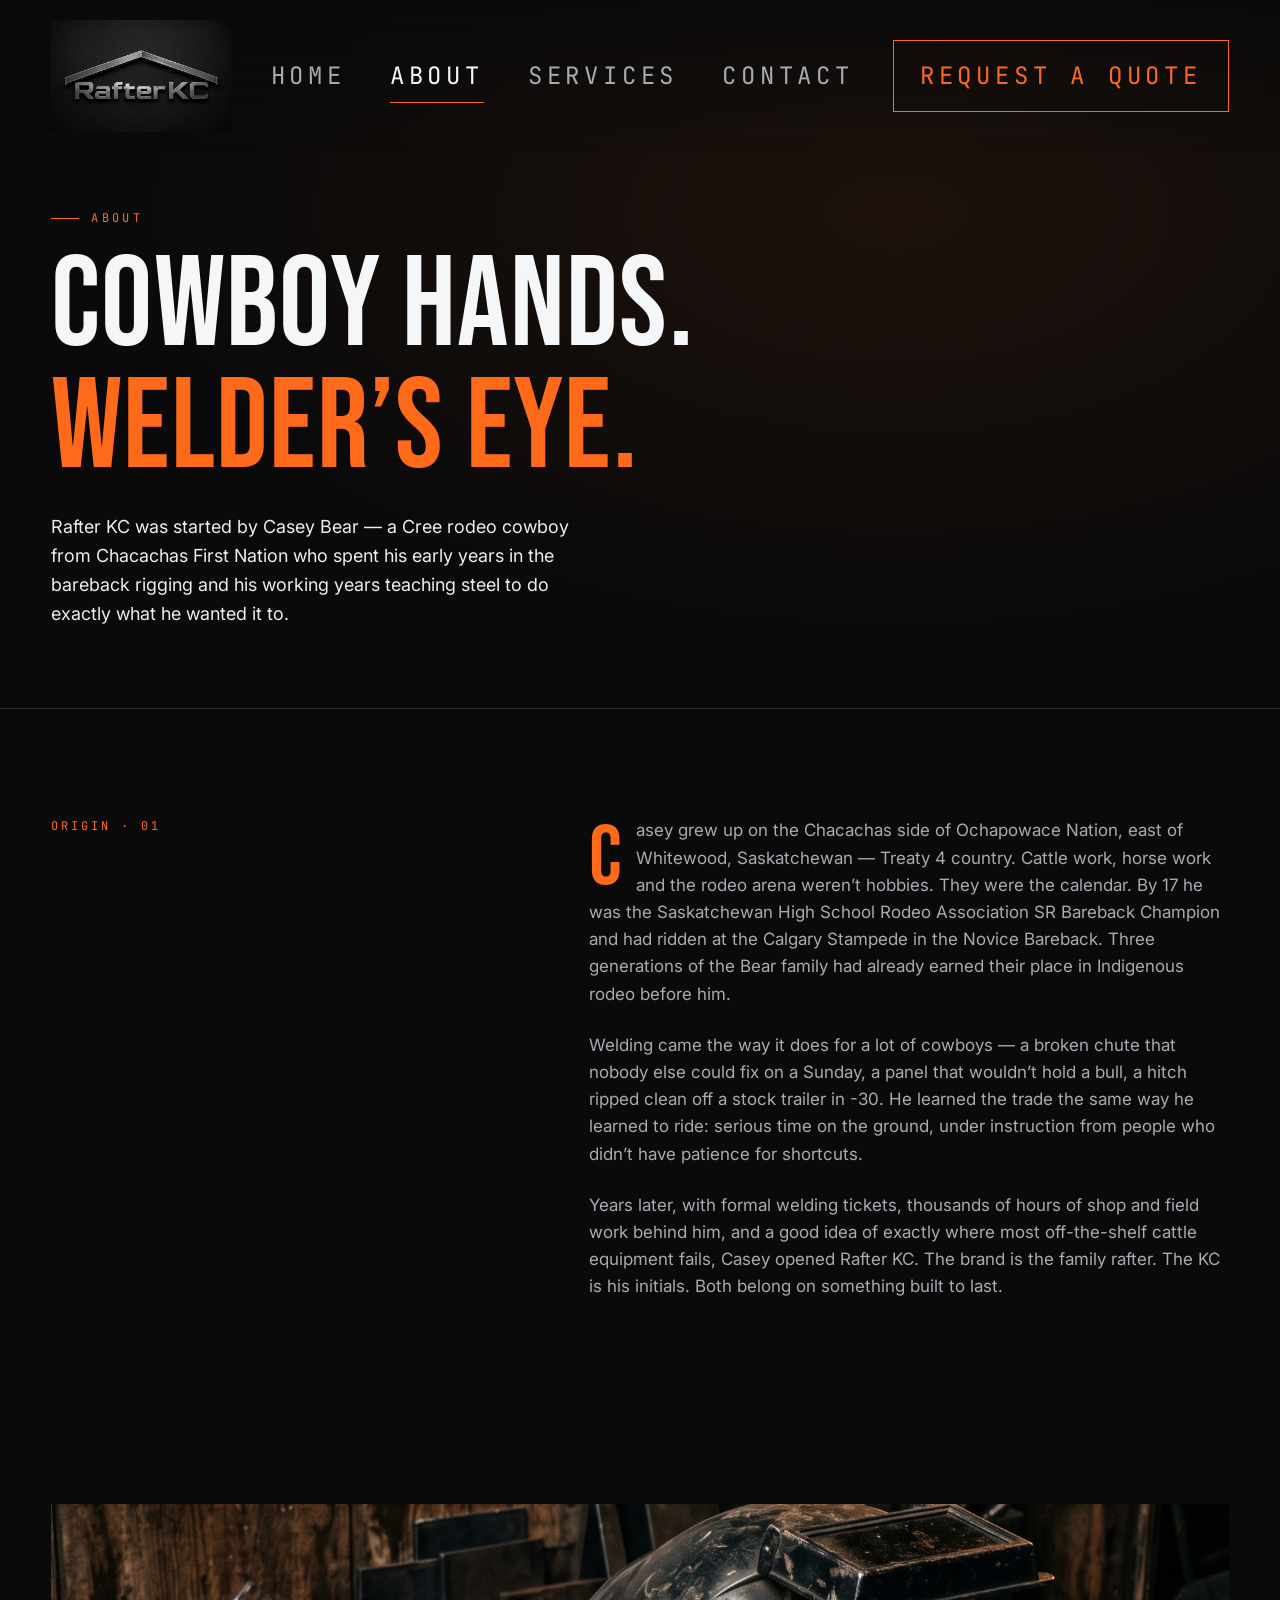
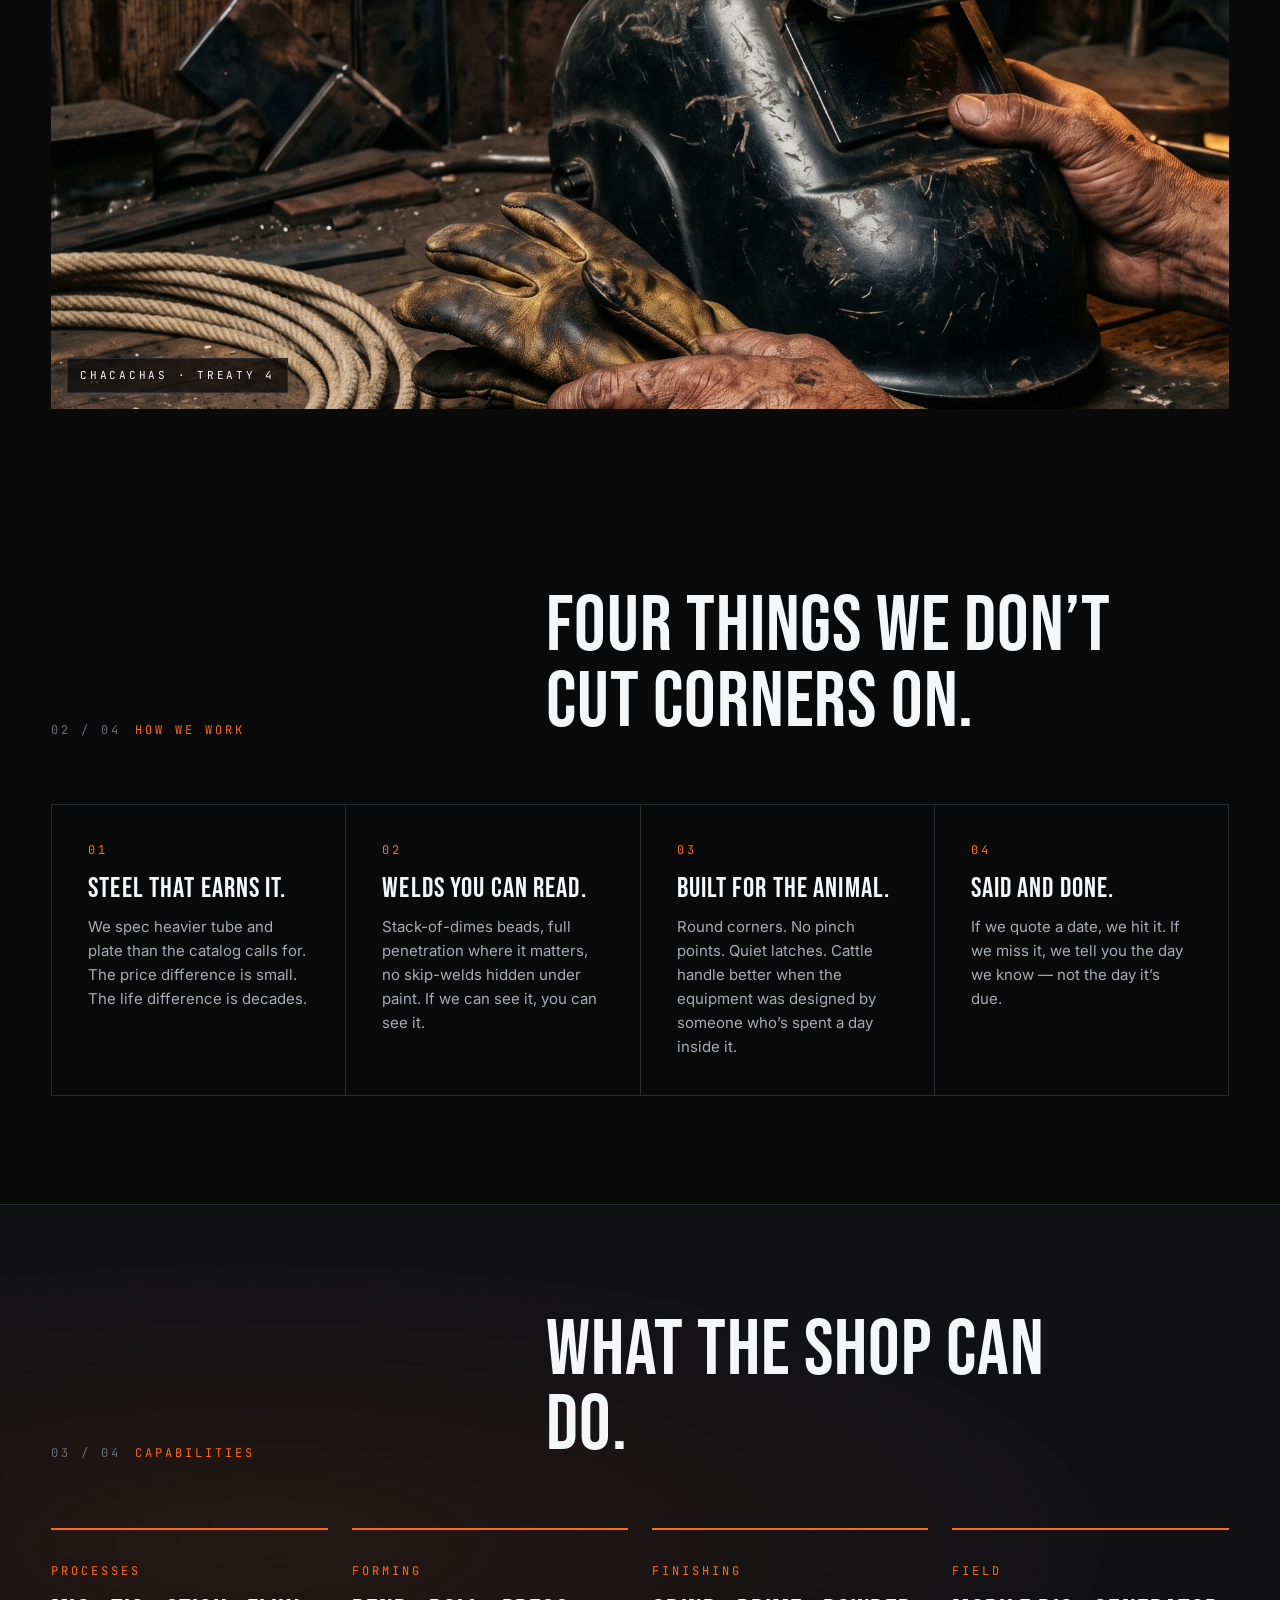
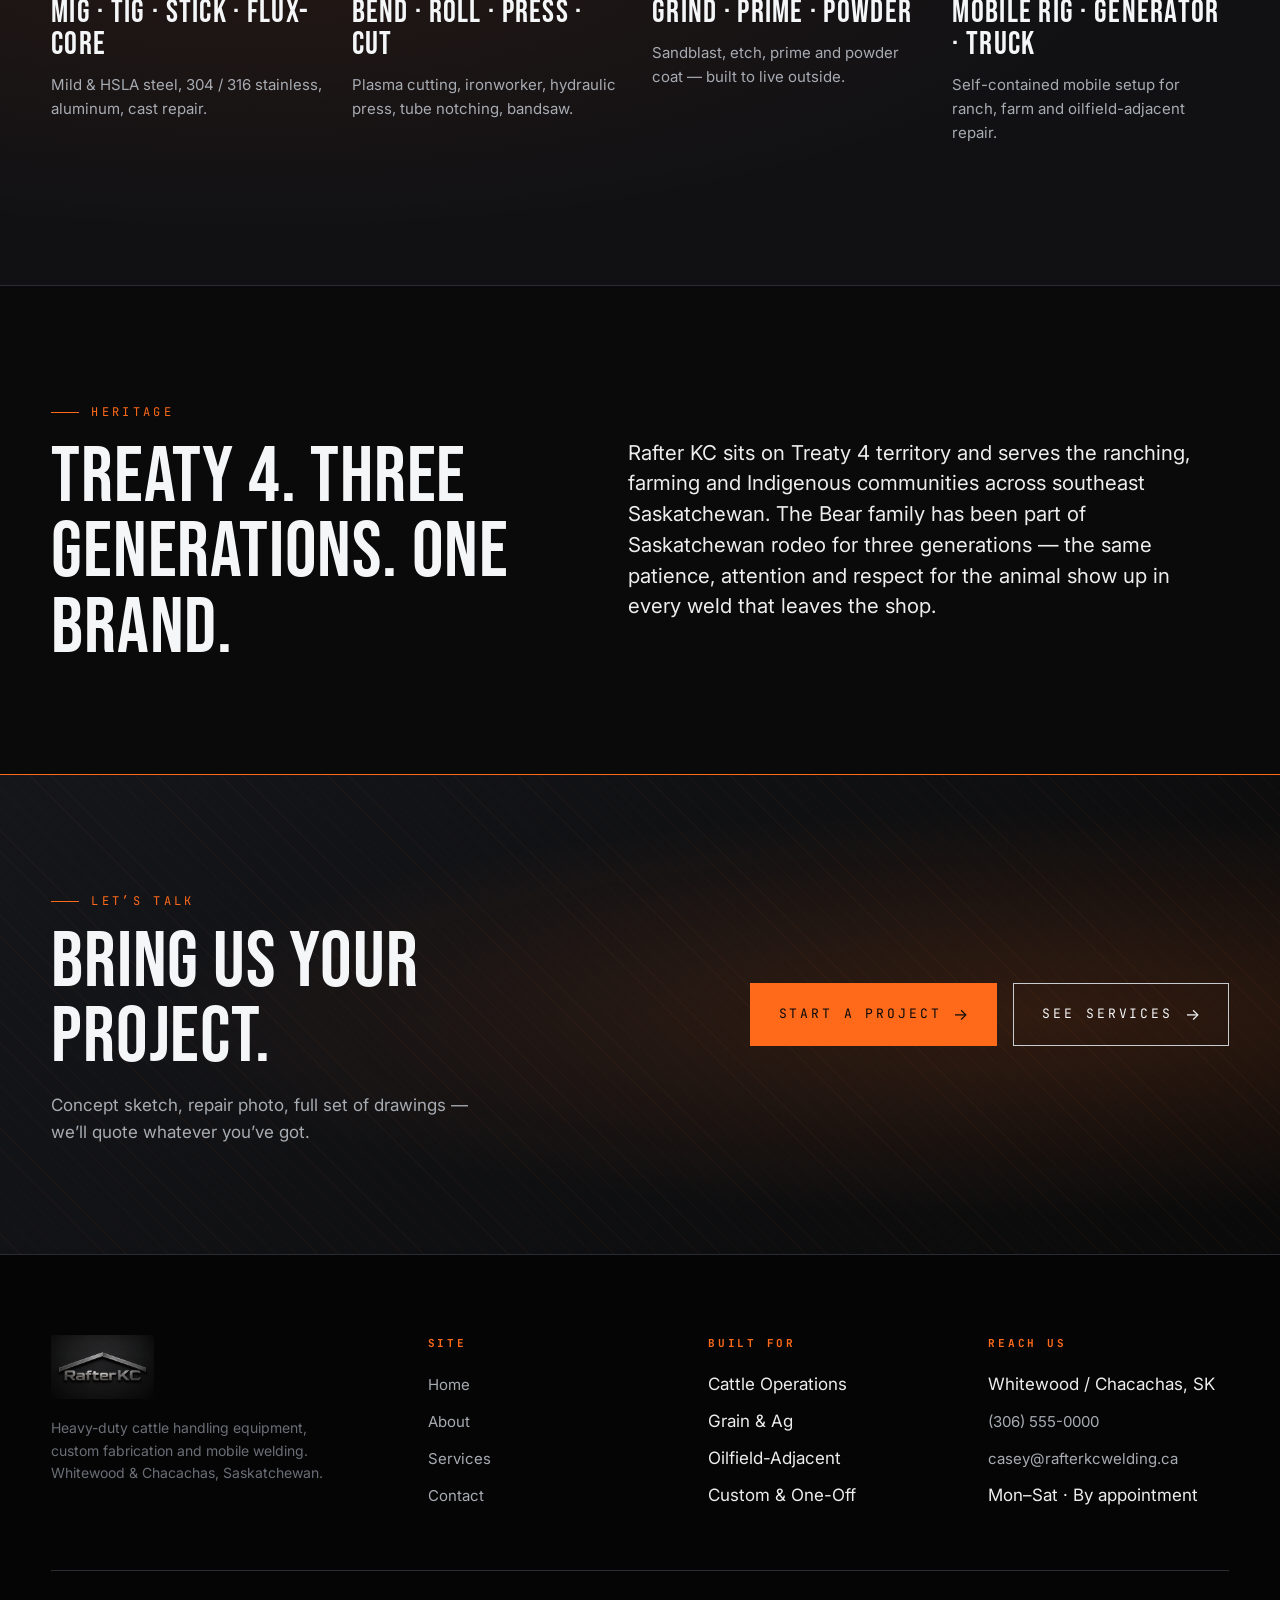
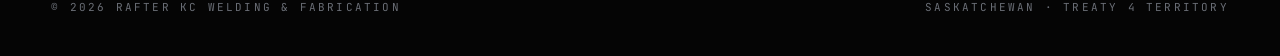
<file: about.html>
<!doctype html>
<html lang="en">
<head>
<meta charset="utf-8" />
<meta name="viewport" content="width=device-width, initial-scale=1" />
<title>About Casey Bear — Rafter KC Welding</title>
<meta name="description" content="Casey Bear, Cree welder and former Saskatchewan high school rodeo bareback champion, building cattle handling equipment from Chacachas, SK." />
<link rel="icon" type="image/png" href="assets/logo.png" />
<link rel="preconnect" href="https://fonts.googleapis.com">
<link rel="preconnect" href="https://fonts.gstatic.com" crossorigin>
<link href="https://fonts.googleapis.com/css2?family=Bebas+Neue&family=Inter:wght@400;500;600&family=JetBrains+Mono:wght@400;500&display=swap" rel="stylesheet">
<link rel="stylesheet" href="css/style.css" />
</head>
<body>

<nav class="nav">
  <a href="index.html" class="brand"><img src="assets/logo.png" alt="Rafter KC Welding" /></a>
  <div class="menu">
    <a href="index.html">Home</a>
    <a href="about.html">About</a>
    <a href="services.html">Services</a>
    <a href="contact.html">Contact</a>
  </div>
  <a href="contact.html" class="cta">Request a Quote</a>
  <button class="nav-toggle" aria-label="Menu"><span></span><span></span><span></span></button>
</nav>

<!-- PAGE HERO -->
<header class="page-hero">
  <div class="wrap">
    <span class="eyebrow">About</span>
    <h1 style="margin-top:18px;">Cowboy hands.<br/><span style="color:var(--arc);">Welder’s eye.</span></h1>
    <p>Rafter KC was started by Casey Bear — a Cree rodeo cowboy from Chacachas First Nation who spent his early years in the bareback rigging and his working years teaching steel to do exactly what he wanted it to.</p>
  </div>
</header>

<!-- STORY -->
<section>
  <div class="wrap story-block reveal">
    <div class="label">Origin · 01</div>
    <div class="body">
      <p>Casey grew up on the Chacachas side of Ochapowace Nation, east of Whitewood, Saskatchewan — Treaty 4 country. Cattle work, horse work and the rodeo arena weren’t hobbies. They were the calendar. By 17 he was the Saskatchewan High School Rodeo Association SR Bareback Champion and had ridden at the Calgary Stampede in the Novice Bareback. Three generations of the Bear family had already earned their place in Indigenous rodeo before him.</p>
      <p>Welding came the way it does for a lot of cowboys — a broken chute that nobody else could fix on a Sunday, a panel that wouldn’t hold a bull, a hitch ripped clean off a stock trailer in -30. He learned the trade the same way he learned to ride: serious time on the ground, under instruction from people who didn’t have patience for shortcuts.</p>
      <p>Years later, with formal welding tickets, thousands of hours of shop and field work behind him, and a good idea of exactly where most off-the-shelf cattle equipment fails, Casey opened Rafter KC. The brand is the family rafter. The KC is his initials. Both belong on something built to last.</p>
    </div>
  </div>
</section>

<!-- FIGURE -->
<section class="tight">
  <div class="wrap">
    <div class="figure reveal" style="aspect-ratio:21/9;">
      <img src="assets/portrait.jpg" alt="Welder's tools and rope" />
      <div class="tag">CHACACHAS · TREATY 4</div>
    </div>
  </div>
</section>

<!-- VALUES -->
<section>
  <div class="wrap">
    <div class="section-head reveal">
      <div class="label"><span class="num">02 / 04</span>How We Work</div>
      <h2>Four things we don’t cut corners on.</h2>
    </div>
    <div class="values reveal">
      <div class="v">
        <div class="num">01</div>
        <h4>Steel that earns it.</h4>
        <p>We spec heavier tube and plate than the catalog calls for. The price difference is small. The life difference is decades.</p>
      </div>
      <div class="v">
        <div class="num">02</div>
        <h4>Welds you can read.</h4>
        <p>Stack-of-dimes beads, full penetration where it matters, no skip-welds hidden under paint. If we can see it, you can see it.</p>
      </div>
      <div class="v">
        <div class="num">03</div>
        <h4>Built for the animal.</h4>
        <p>Round corners. No pinch points. Quiet latches. Cattle handle better when the equipment was designed by someone who’s spent a day inside it.</p>
      </div>
      <div class="v">
        <div class="num">04</div>
        <h4>Said and done.</h4>
        <p>If we quote a date, we hit it. If we miss it, we tell you the day we know — not the day it’s due.</p>
      </div>
    </div>
  </div>
</section>

<!-- TIMELINE / CAPABILITIES -->
<section class="manifesto">
  <div class="wrap">
    <div class="section-head reveal">
      <div class="label"><span class="num">03 / 04</span>Capabilities</div>
      <h2>What the shop can do.</h2>
    </div>
    <div class="process reveal">
      <div class="step">
        <div class="n">PROCESSES</div>
        <h4>MIG · TIG · Stick · Flux-Core</h4>
        <p>Mild &amp; HSLA steel, 304 / 316 stainless, aluminum, cast repair.</p>
      </div>
      <div class="step">
        <div class="n">FORMING</div>
        <h4>Bend · Roll · Press · Cut</h4>
        <p>Plasma cutting, ironworker, hydraulic press, tube notching, bandsaw.</p>
      </div>
      <div class="step">
        <div class="n">FINISHING</div>
        <h4>Grind · Prime · Powder</h4>
        <p>Sandblast, etch, prime and powder coat — built to live outside.</p>
      </div>
      <div class="step">
        <div class="n">FIELD</div>
        <h4>Mobile Rig · Generator · Truck</h4>
        <p>Self-contained mobile setup for ranch, farm and oilfield-adjacent repair.</p>
      </div>
    </div>
  </div>
</section>

<!-- HERITAGE -->
<section>
  <div class="wrap two-col reveal">
    <div>
      <span class="eyebrow">Heritage</span>
      <h2 style="margin-top:18px;">Treaty 4. Three generations. One brand.</h2>
    </div>
    <div>
      <p class="lead">Rafter KC sits on Treaty 4 territory and serves the ranching, farming and Indigenous communities across southeast Saskatchewan. The Bear family has been part of Saskatchewan rodeo for three generations — the same patience, attention and respect for the animal show up in every weld that leaves the shop.</p>
    </div>
  </div>
</section>

<!-- CTA -->
<section class="cta-band">
  <div class="wrap">
    <div class="row reveal">
      <div>
        <span class="eyebrow">Let’s Talk</span>
        <h2 style="margin-top:14px;">Bring us your project.</h2>
        <p>Concept sketch, repair photo, full set of drawings — we’ll quote whatever you’ve got.</p>
      </div>
      <div style="display:flex; gap:16px; flex-wrap:wrap;">
        <a href="contact.html" class="btn primary">Start a Project</a>
        <a href="services.html" class="btn">See Services</a>
      </div>
    </div>
  </div>
</section>

<!-- FOOTER -->
<footer>
  <div class="wrap">
    <div class="grid">
      <div class="brand">
        <img src="assets/logo.png" alt="Rafter KC Welding" />
        <p>Heavy-duty cattle handling equipment, custom fabrication and mobile welding. Whitewood &amp; Chacachas, Saskatchewan.</p>
      </div>
      <div><h5>Site</h5><ul><li><a href="index.html">Home</a></li><li><a href="about.html">About</a></li><li><a href="services.html">Services</a></li><li><a href="contact.html">Contact</a></li></ul></div>
      <div><h5>Built For</h5><ul><li>Cattle Operations</li><li>Grain &amp; Ag</li><li>Oilfield-Adjacent</li><li>Custom &amp; One-Off</li></ul></div>
      <div><h5>Reach Us</h5><ul><li>Whitewood / Chacachas, SK</li><li><a href="tel:+13065550000">(306) 555-0000</a></li><li><a href="mailto:casey@rafterkcwelding.ca">casey@rafterkcwelding.ca</a></li><li>Mon–Sat · By appointment</li></ul></div>
    </div>
    <div class="legal">
      <span>© <span data-year></span> Rafter KC Welding &amp; Fabrication</span>
      <span>Saskatchewan · Treaty 4 Territory</span>
    </div>
  </div>
</footer>

<script src="js/site.js"></script>
</body>
</html>
</file>
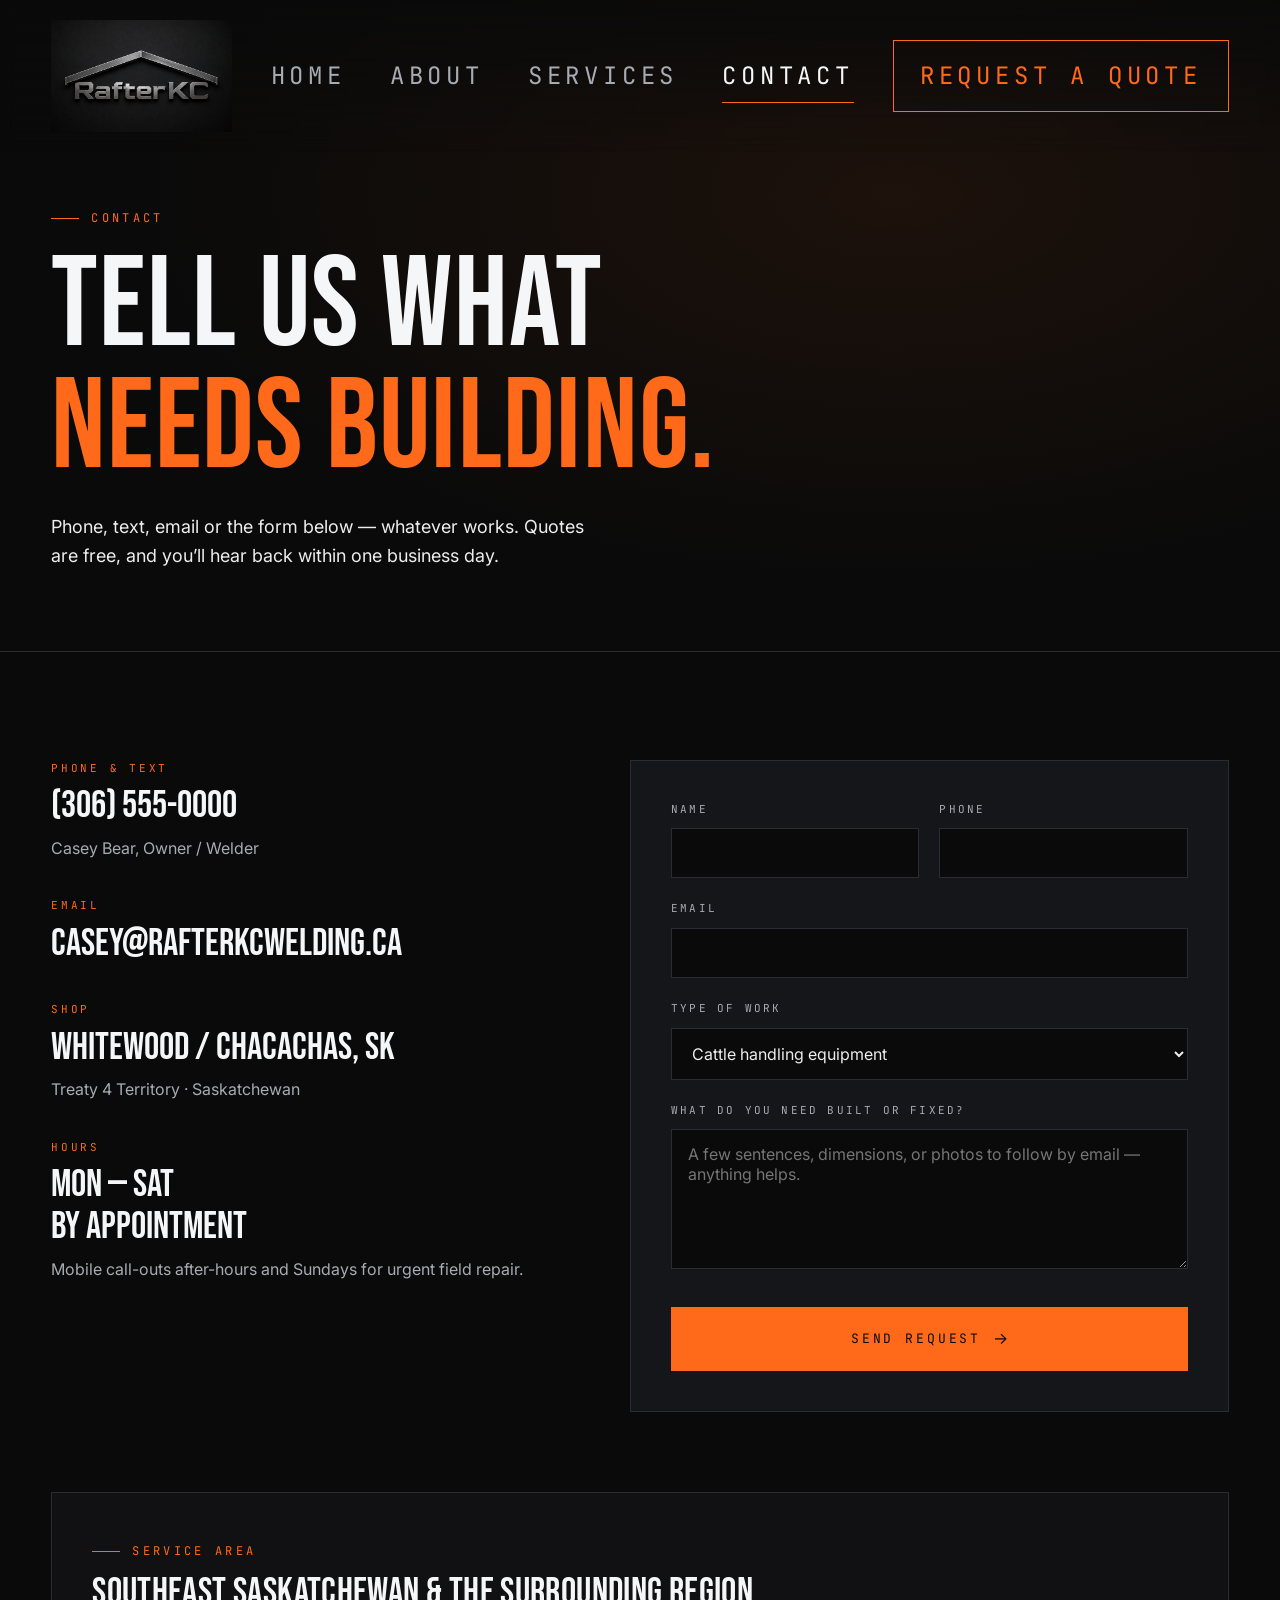
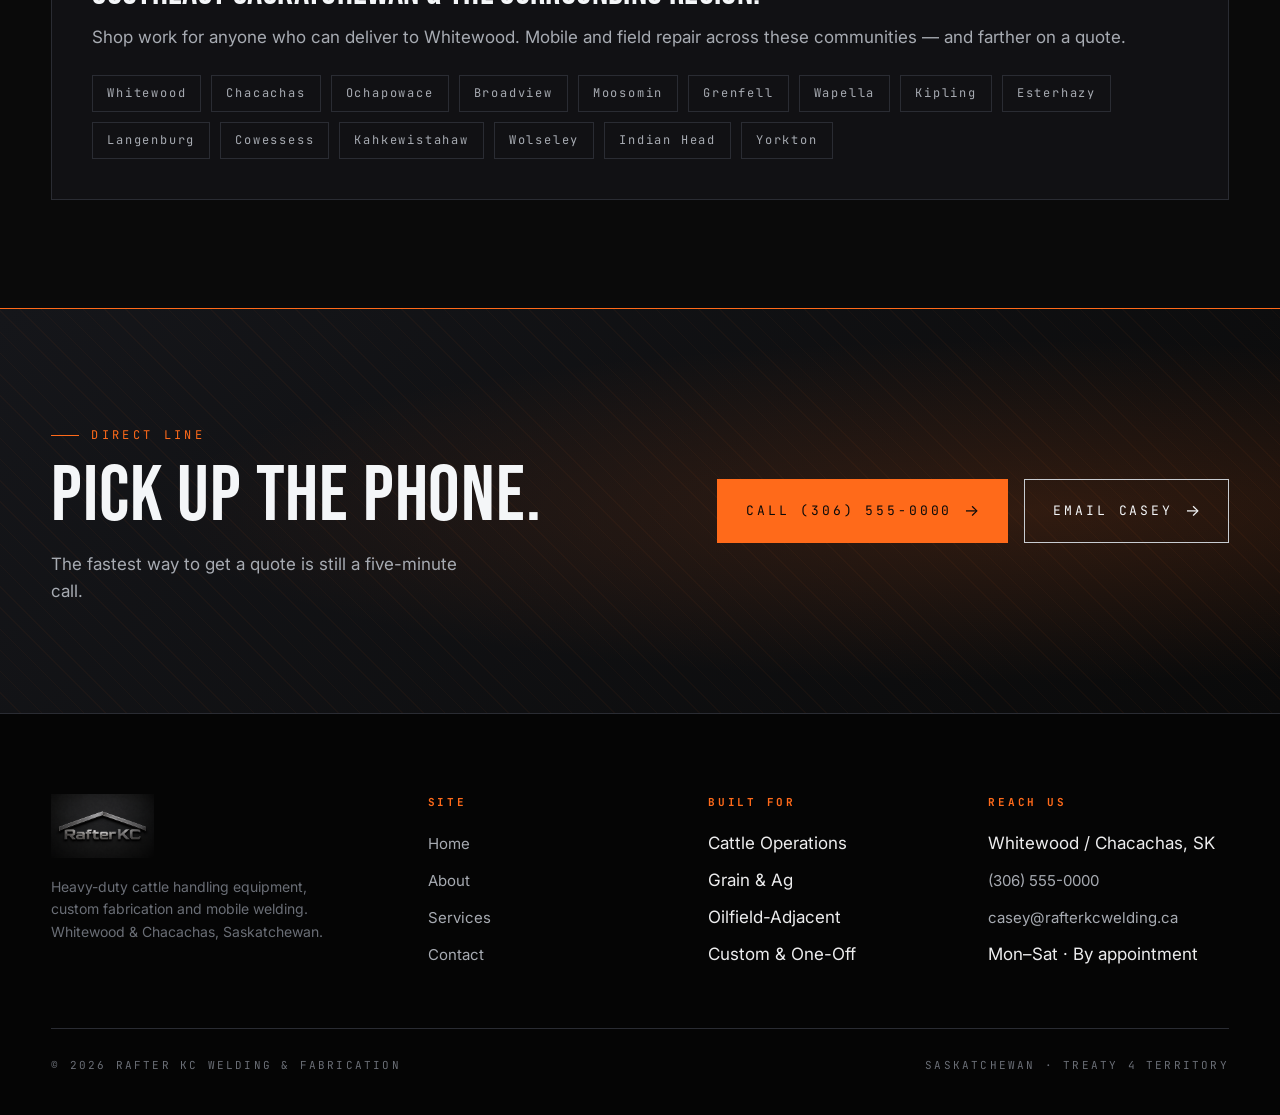
<file: contact.html>
<!doctype html>
<html lang="en">
<head>
<meta charset="utf-8" />
<meta name="viewport" content="width=device-width, initial-scale=1" />
<title>Contact — Rafter KC Welding · Whitewood / Chacachas, SK</title>
<meta name="description" content="Get a free quote on cattle handling equipment, custom fabrication or mobile welding. Whitewood / Chacachas, Saskatchewan." />
<link rel="icon" type="image/png" href="assets/logo.png" />
<link rel="preconnect" href="https://fonts.googleapis.com">
<link rel="preconnect" href="https://fonts.gstatic.com" crossorigin>
<link href="https://fonts.googleapis.com/css2?family=Bebas+Neue&family=Inter:wght@400;500;600&family=JetBrains+Mono:wght@400;500&display=swap" rel="stylesheet">
<link rel="stylesheet" href="css/style.css" />
</head>
<body>

<nav class="nav">
  <a href="index.html" class="brand"><img src="assets/logo.png" alt="Rafter KC Welding" /></a>
  <div class="menu">
    <a href="index.html">Home</a>
    <a href="about.html">About</a>
    <a href="services.html">Services</a>
    <a href="contact.html">Contact</a>
  </div>
  <a href="contact.html" class="cta">Request a Quote</a>
  <button class="nav-toggle" aria-label="Menu"><span></span><span></span><span></span></button>
</nav>

<header class="page-hero">
  <div class="wrap">
    <span class="eyebrow">Contact</span>
    <h1 style="margin-top:18px;">Tell us what<br/><span style="color:var(--arc);">needs building.</span></h1>
    <p>Phone, text, email or the form below — whatever works. Quotes are free, and you’ll hear back within one business day.</p>
  </div>
</header>

<!-- CONTACT GRID -->
<section>
  <div class="wrap">
    <div class="contact-grid">

      <div class="contact-info reveal">
        <dl>
          <div>
            <dt>Phone &amp; Text</dt>
            <dd><a href="tel:+13065550000">(306) 555-0000</a></dd>
            <p class="small">Casey Bear, Owner / Welder</p>
          </div>
          <div>
            <dt>Email</dt>
            <dd><a href="mailto:casey@rafterkcwelding.ca">casey@rafterkcwelding.ca</a></dd>
          </div>
          <div>
            <dt>Shop</dt>
            <dd>Whitewood / Chacachas, SK</dd>
            <p class="small">Treaty 4 Territory · Saskatchewan</p>
          </div>
          <div>
            <dt>Hours</dt>
            <dd>Mon — Sat<br/>By appointment</dd>
            <p class="small">Mobile call-outs after-hours and Sundays for urgent field repair.</p>
          </div>
        </dl>
      </div>

      <form class="form reveal" novalidate>
        <div class="row">
          <div class="field">
            <label for="name">Name</label>
            <input id="name" name="name" type="text" required />
          </div>
          <div class="field">
            <label for="phone">Phone</label>
            <input id="phone" name="phone" type="tel" required />
          </div>
        </div>
        <div class="field">
          <label for="email">Email</label>
          <input id="email" name="email" type="email" required />
        </div>
        <div class="field">
          <label for="type">Type of work</label>
          <select id="type" name="type">
            <option>Cattle handling equipment</option>
            <option>Custom fabrication</option>
            <option>Structural / ag steel</option>
            <option>Mobile / field repair</option>
            <option>Trailer or stock rack</option>
            <option>Powder coat / finishing</option>
            <option>Not sure yet</option>
          </select>
        </div>
        <div class="field">
          <label for="message">What do you need built or fixed?</label>
          <textarea id="message" name="message" placeholder="A few sentences, dimensions, or photos to follow by email — anything helps." required></textarea>
        </div>
        <button type="submit" class="btn primary" style="justify-content:center;">Send Request</button>
      </form>

    </div>

    <!-- SERVICE AREA -->
    <div class="service-area reveal">
      <span class="eyebrow">Service Area</span>
      <h3 style="margin-top:14px;">Southeast Saskatchewan &amp; the surrounding region.</h3>
      <p style="margin-top:8px;">Shop work for anyone who can deliver to Whitewood. Mobile and field repair across these communities — and farther on a quote.</p>
      <div class="towns">
        <span>Whitewood</span><span>Chacachas</span><span>Ochapowace</span><span>Broadview</span>
        <span>Moosomin</span><span>Grenfell</span><span>Wapella</span><span>Kipling</span>
        <span>Esterhazy</span><span>Langenburg</span><span>Cowessess</span><span>Kahkewistahaw</span>
        <span>Wolseley</span><span>Indian Head</span><span>Yorkton</span>
      </div>
    </div>
  </div>
</section>

<!-- CTA -->
<section class="cta-band">
  <div class="wrap">
    <div class="row reveal">
      <div>
        <span class="eyebrow">Direct Line</span>
        <h2 style="margin-top:14px;">Pick up the phone.</h2>
        <p>The fastest way to get a quote is still a five-minute call.</p>
      </div>
      <div style="display:flex; gap:16px; flex-wrap:wrap;">
        <a href="tel:+13065550000" class="btn primary">Call (306) 555-0000</a>
        <a href="mailto:casey@rafterkcwelding.ca" class="btn">Email Casey</a>
      </div>
    </div>
  </div>
</section>

<!-- FOOTER -->
<footer>
  <div class="wrap">
    <div class="grid">
      <div class="brand">
        <img src="assets/logo.png" alt="Rafter KC Welding" />
        <p>Heavy-duty cattle handling equipment, custom fabrication and mobile welding. Whitewood &amp; Chacachas, Saskatchewan.</p>
      </div>
      <div><h5>Site</h5><ul><li><a href="index.html">Home</a></li><li><a href="about.html">About</a></li><li><a href="services.html">Services</a></li><li><a href="contact.html">Contact</a></li></ul></div>
      <div><h5>Built For</h5><ul><li>Cattle Operations</li><li>Grain &amp; Ag</li><li>Oilfield-Adjacent</li><li>Custom &amp; One-Off</li></ul></div>
      <div><h5>Reach Us</h5><ul><li>Whitewood / Chacachas, SK</li><li><a href="tel:+13065550000">(306) 555-0000</a></li><li><a href="mailto:casey@rafterkcwelding.ca">casey@rafterkcwelding.ca</a></li><li>Mon–Sat · By appointment</li></ul></div>
    </div>
    <div class="legal">
      <span>© <span data-year></span> Rafter KC Welding &amp; Fabrication</span>
      <span>Saskatchewan · Treaty 4 Territory</span>
    </div>
  </div>
</footer>

<script src="js/site.js"></script>
</body>
</html>
</file>
<file: css/style.css>
/* ============================================
   RAFTER KC — INDUSTRIAL WELDING
   Cinematic, brushed-steel, prairie-tough
   ============================================ */

:root {
  --bg:        #0a0a0a;
  --bg-2:      #111114;
  --panel:     #15161a;
  --panel-2:   #1c1d22;
  --line:      #2a2c33;
  --steel:     #c8ccd1;
  --steel-2:   #8a8f97;
  --steel-hi:  #f4f6f8;
  --ink:       #ededee;
  --ink-2:     #a7abb2;
  --ink-3:     #6a6e76;
  --arc:       #ff6a1a;       /* weld-arc orange */
  --arc-2:     #ffb070;
  --arc-glow:  rgba(255,106,26,.35);

  --f-display: "Bebas Neue", "Anton", Impact, sans-serif;
  --f-body:    "Inter", -apple-system, "Segoe UI", Roboto, sans-serif;
  --f-mono:    "JetBrains Mono", "SF Mono", Menlo, monospace;

  --maxw: 1320px;
  --pad:  clamp(20px, 4vw, 56px);
  --r:    4px;
}

* { box-sizing: border-box; margin: 0; padding: 0; }
html { scroll-behavior: smooth; }
body {
  background: var(--bg);
  color: var(--ink);
  font-family: var(--f-body);
  font-size: 17px;
  line-height: 1.6;
  -webkit-font-smoothing: antialiased;
  text-rendering: optimizeLegibility;
  overflow-x: hidden;
}
img { display: block; max-width: 100%; }
a { color: inherit; text-decoration: none; }
button { font: inherit; cursor: pointer; border: 0; background: none; color: inherit; }

/* ---- Type system ---- */
.eyebrow {
  font-family: var(--f-mono);
  font-size: 12px;
  letter-spacing: .28em;
  text-transform: uppercase;
  color: var(--arc);
  display: inline-flex;
  align-items: center;
  gap: 12px;
}
.eyebrow::before {
  content: "";
  width: 28px; height: 1px;
  background: var(--arc);
}
h1,h2,h3,h4 { font-family: var(--f-display); font-weight: 400; letter-spacing: .01em; line-height: .95; color: var(--steel-hi); }
h1 { font-size: clamp(56px, 9vw, 148px); }
h2 { font-size: clamp(44px, 6.2vw, 96px); }
h3 { font-size: clamp(28px, 3vw, 44px); }
h4 { font-size: clamp(20px, 2vw, 26px); letter-spacing: .04em; }

p { font-size: clamp(17px, 1.15vw, 19px); color: var(--ink-2); }
p.lead { font-size: clamp(20px, 1.6vw, 26px); color: var(--ink); line-height: 1.5; max-width: 64ch; }

.divider { height: 1px; background: var(--line); margin: 0 var(--pad); }

/* ---- Layout ---- */
.wrap { max-width: var(--maxw); margin: 0 auto; padding: 0 var(--pad); }
section { padding: clamp(80px, 12vh, 160px) 0; position: relative; }
section.tight { padding: clamp(60px, 8vh, 100px) 0; }

/* ---- Buttons ---- */
.btn {
  display: inline-flex; align-items: center; gap: 12px;
  padding: 18px 28px;
  font-family: var(--f-mono);
  font-size: 13px;
  letter-spacing: .22em;
  text-transform: uppercase;
  border: 1px solid var(--steel);
  color: var(--steel-hi);
  transition: all .25s ease;
  position: relative;
  overflow: hidden;
}
.btn::after { content: "→"; font-family: var(--f-body); font-size: 16px; letter-spacing: 0; transition: transform .25s ease; }
.btn:hover { background: var(--steel-hi); color: var(--bg); border-color: var(--steel-hi); }
.btn:hover::after { transform: translateX(6px); }
.btn.primary {
  background: var(--arc); border-color: var(--arc); color: #0a0a0a;
  box-shadow: 0 0 0 0 var(--arc-glow);
}
.btn.primary:hover { background: var(--arc-2); border-color: var(--arc-2); color: #0a0a0a; box-shadow: 0 0 60px var(--arc-glow); }

/* ---- NAV ---- */
.nav {
  position: fixed; top: 0; left: 0; right: 0; z-index: 100;
  display: flex; justify-content: space-between; align-items: center;
  padding: 20px var(--pad);
  background: linear-gradient(to bottom, rgba(10,10,10,.85), rgba(10,10,10,0));
  backdrop-filter: blur(8px);
  -webkit-backdrop-filter: blur(8px);
  transition: background .3s ease, padding .3s ease;
}
.nav.scrolled { background: rgba(10,10,10,.92); padding-top: 14px; padding-bottom: 14px; border-bottom: 1px solid var(--line); }
.nav .brand { display: flex; align-items: center; gap: 14px; }
.nav .brand img { height: 112px; width: auto; }
.nav .menu { display: flex; gap: 44px; align-items: center; }
.nav .menu a {
  font-family: var(--f-mono);
  font-size: 24px;
  letter-spacing: .2em;
  text-transform: uppercase;
  color: var(--ink-2);
  position: relative; padding: 8px 0;
  transition: color .2s;
}
.nav .menu a:hover, .nav .menu a.active { color: var(--steel-hi); }
.nav .menu a.active::after {
  content: ""; position: absolute; bottom: 0; left: 0; right: 0;
  height: 1px; background: var(--arc);
}
.nav .cta { padding: 16px 26px; border: 1px solid var(--arc); color: var(--arc); font-family: var(--f-mono); font-size: 24px; letter-spacing: .2em; text-transform: uppercase; transition: all .2s; }
.nav .cta:hover { background: var(--arc); color: #0a0a0a; }

.nav-toggle { display: none; }
@media (max-width: 880px) {
  .nav .menu { display: none; position: absolute; top: 100%; left: 0; right: 0; flex-direction: column; gap: 0; background: var(--bg); padding: 20px var(--pad); border-bottom: 1px solid var(--line); }
  .nav .menu.open { display: flex; }
  .nav .menu a { padding: 16px 0; border-bottom: 1px solid var(--line); width: 100%; }
  .nav-toggle { display: flex; flex-direction: column; gap: 5px; padding: 8px; }
  .nav-toggle span { width: 24px; height: 1.5px; background: var(--steel); }
}

/* ---- HERO ---- */
.hero {
  min-height: 100vh;
  position: relative;
  display: flex; align-items: flex-end;
  padding-bottom: clamp(60px, 10vh, 120px);
  overflow: hidden;
}
.hero::before {
  content: "";
  position: absolute; inset: 0;
  background:
    linear-gradient(180deg, rgba(10,10,10,.55) 0%, rgba(10,10,10,.25) 35%, rgba(10,10,10,.95) 100%),
    radial-gradient(ellipse at 75% 35%, rgba(255,106,26,.22), transparent 55%),
    url("../assets/hero.jpg") center/cover no-repeat,
    linear-gradient(135deg, #1a1a1d, #0a0a0a);
  z-index: -1;
  transform: scale(1.05);
  filter: contrast(1.05) saturate(.95);
}
.hero .meta {
  position: absolute; top: 50%; right: var(--pad);
  transform: translateY(-50%) rotate(90deg);
  transform-origin: right center;
  font-family: var(--f-mono); font-size: 11px; letter-spacing: .35em;
  text-transform: uppercase; color: var(--ink-3);
  display: flex; gap: 24px;
}
.hero .meta span { display: inline-flex; gap: 8px; }
.hero h1 { max-width: 16ch; }
.hero h1 .arc { color: var(--arc); }
.hero .sub {
  margin-top: 28px; max-width: 44ch;
  font-size: clamp(18px, 1.4vw, 22px); color: var(--ink);
  line-height: 1.55;
}
.hero .actions { margin-top: 44px; display: flex; gap: 16px; flex-wrap: wrap; }

.scroll-cue {
  position: absolute; bottom: 28px; left: 50%; transform: translateX(-50%);
  font-family: var(--f-mono); font-size: 10px; letter-spacing: .3em; color: var(--ink-3);
  display: flex; flex-direction: column; align-items: center; gap: 10px;
}
.scroll-cue .line { width: 1px; height: 50px; background: linear-gradient(to bottom, var(--ink-3), transparent); animation: drip 2.4s ease-in-out infinite; }
@keyframes drip {
  0%, 100% { transform: scaleY(.3); transform-origin: top; }
  50% { transform: scaleY(1); }
}

/* ---- TICKER ---- */
.ticker {
  border-top: 1px solid var(--line);
  border-bottom: 1px solid var(--line);
  background: var(--bg-2);
  overflow: hidden; padding: 22px 0;
}
.ticker-track {
  display: flex; gap: 60px;
  white-space: nowrap;
  font-family: var(--f-display);
  font-size: clamp(28px, 3.5vw, 56px);
  color: var(--steel);
  animation: ticker 40s linear infinite;
}
.ticker-track span { display: inline-flex; align-items: center; gap: 60px; }
.ticker-track span::after { content: "✦"; color: var(--arc); margin-left: 60px; }
@keyframes ticker {
  from { transform: translateX(0); }
  to   { transform: translateX(-50%); }
}

/* ---- TWO COL ---- */
.two-col {
  display: grid; grid-template-columns: 1fr 1.2fr;
  gap: clamp(40px, 6vw, 100px);
  align-items: center;
}
@media (max-width: 880px) { .two-col { grid-template-columns: 1fr; } }

.figure { position: relative; overflow: hidden; }
.figure img { width: 100%; height: 100%; object-fit: cover; transition: transform .8s ease; }
.figure:hover img { transform: scale(1.04); }
.figure .tag { position: absolute; bottom: 16px; left: 16px; font-family: var(--f-mono); font-size: 11px; letter-spacing: .25em; text-transform: uppercase; color: var(--steel-hi); background: rgba(10,10,10,.75); padding: 8px 12px; border: 1px solid var(--line); }

/* ---- MANIFESTO ---- */
.manifesto {
  background: var(--bg-2);
  border-top: 1px solid var(--line);
  border-bottom: 1px solid var(--line);
  position: relative;
  overflow: hidden;
}
.manifesto::before {
  content: ""; position: absolute; inset: 0;
  background: radial-gradient(ellipse at 20% 50%, rgba(255,106,26,.08), transparent 60%);
  pointer-events: none;
}
.manifesto .quote {
  font-family: var(--f-display);
  font-size: clamp(40px, 5.5vw, 80px);
  line-height: 1.05;
  color: var(--steel-hi);
  max-width: 22ch;
  position: relative;
}
.manifesto .quote em { color: var(--arc); font-style: normal; }
.manifesto .signature {
  margin-top: 32px;
  font-family: var(--f-mono); font-size: 12px; letter-spacing: .25em;
  color: var(--ink-2); text-transform: uppercase;
}

/* ---- SERVICE GRID ---- */
.svc-grid { display: grid; grid-template-columns: repeat(2, 1fr); gap: 1px; background: var(--line); border: 1px solid var(--line); }
@media (max-width: 720px) { .svc-grid { grid-template-columns: 1fr; } }

.svc {
  background: var(--bg);
  padding: clamp(32px, 4vw, 56px);
  position: relative;
  display: flex; flex-direction: column; gap: 20px;
  min-height: 320px;
  transition: background .3s;
}
.svc:hover { background: var(--panel); }
.svc .num { font-family: var(--f-mono); font-size: 12px; letter-spacing: .25em; color: var(--arc); }
.svc h3 { color: var(--steel-hi); }
.svc p { color: var(--ink-2); max-width: 50ch; }
.svc .more { margin-top: auto; font-family: var(--f-mono); font-size: 12px; letter-spacing: .2em; text-transform: uppercase; color: var(--steel); display: inline-flex; gap: 8px; align-items: center; transition: color .2s, gap .2s; }
.svc .more::after { content: "→"; font-family: var(--f-body); }
.svc:hover .more { color: var(--arc); gap: 14px; }

/* ---- GALLERY ---- */
.gallery {
  display: grid;
  grid-template-columns: 2fr 1fr 1fr;
  grid-template-rows: 1fr 1fr;
  gap: 6px;
  height: 80vh; min-height: 600px;
}
.gallery .g { overflow: hidden; position: relative; background: var(--panel); }
.gallery .g img { width: 100%; height: 100%; object-fit: cover; transition: transform 1s ease; }
.gallery .g:hover img { transform: scale(1.05); }
.gallery .g1 { grid-row: 1 / span 2; }
.gallery .g .label {
  position: absolute; left: 20px; bottom: 20px;
  font-family: var(--f-mono); font-size: 11px; letter-spacing: .2em;
  text-transform: uppercase;
  background: rgba(10,10,10,.8); color: var(--steel-hi);
  padding: 8px 14px; border: 1px solid var(--line);
}
@media (max-width: 720px) {
  .gallery { grid-template-columns: 1fr; grid-template-rows: repeat(4, 280px); height: auto; }
  .gallery .g1 { grid-row: auto; }
}

/* ---- CTA BAND ---- */
.cta-band {
  background: linear-gradient(135deg, #15161a 0%, #0a0a0a 100%);
  border-top: 1px solid var(--arc);
  position: relative; overflow: hidden;
}
.cta-band::before {
  content: ""; position: absolute; inset: 0;
  background:
    radial-gradient(ellipse at 80% 50%, rgba(255,106,26,.15), transparent 60%),
    repeating-linear-gradient(45deg, transparent 0 14px, rgba(255,106,26,.04) 14px 15px);
  pointer-events: none;
}
.cta-band .row { display: flex; justify-content: space-between; align-items: center; gap: 40px; flex-wrap: wrap; position: relative; }
.cta-band h2 { max-width: 18ch; }
.cta-band p { max-width: 40ch; margin-top: 16px; }

/* ---- FOOTER ---- */
footer {
  background: #050505; border-top: 1px solid var(--line);
  padding: 80px 0 40px;
}
footer .grid { display: grid; grid-template-columns: 1.4fr 1fr 1fr 1fr; gap: 40px; margin-bottom: 60px; }
@media (max-width: 720px) { footer .grid { grid-template-columns: 1fr 1fr; } }
footer h5 { font-family: var(--f-mono); font-size: 11px; letter-spacing: .25em; text-transform: uppercase; color: var(--arc); margin-bottom: 18px; }
footer ul { list-style: none; display: flex; flex-direction: column; gap: 10px; }
footer ul a { color: var(--ink-2); font-size: 15px; transition: color .2s; }
footer ul a:hover { color: var(--steel-hi); }
footer .brand img { height: 64px; margin-bottom: 18px; }
footer .brand p { font-size: 14px; color: var(--ink-3); max-width: 32ch; }
footer .legal { border-top: 1px solid var(--line); padding-top: 28px; display: flex; justify-content: space-between; gap: 20px; flex-wrap: wrap; font-family: var(--f-mono); font-size: 11px; letter-spacing: .2em; text-transform: uppercase; color: var(--ink-3); }

/* ---- ABOUT page bits ---- */
.page-hero {
  padding: 200px 0 80px;
  border-bottom: 1px solid var(--line);
  position: relative;
  background: radial-gradient(ellipse at 70% 30%, rgba(255,106,26,.08), transparent 60%);
}
.page-hero h1 { font-size: clamp(64px, 10vw, 160px); }
.page-hero p { margin-top: 24px; max-width: 50ch; font-size: clamp(18px, 1.4vw, 22px); color: var(--ink); }

.story-block { display: grid; grid-template-columns: 1fr 1.4fr; gap: 80px; align-items: start; }
@media (max-width: 880px) { .story-block { grid-template-columns: 1fr; gap: 40px; } }
.story-block .label { font-family: var(--f-mono); font-size: 12px; letter-spacing: .25em; text-transform: uppercase; color: var(--arc); position: sticky; top: 120px; }
.story-block .body p { margin-bottom: 24px; max-width: 60ch; }
.story-block .body p:first-of-type::first-letter {
  font-family: var(--f-display);
  font-size: 5em; line-height: .85; float: left;
  margin: 6px 14px 0 0; color: var(--arc);
}

.values { display: grid; grid-template-columns: repeat(4, 1fr); gap: 1px; background: var(--line); border: 1px solid var(--line); }
@media (max-width: 720px) { .values { grid-template-columns: repeat(2, 1fr); } }
.values .v { background: var(--bg); padding: 36px; min-height: 220px; }
.values .v .num { font-family: var(--f-mono); color: var(--arc); font-size: 12px; letter-spacing: .25em; margin-bottom: 16px; }
.values .v h4 { font-family: var(--f-display); font-size: 28px; color: var(--steel-hi); margin-bottom: 12px; }
.values .v p { font-size: 15px; color: var(--ink-2); }

/* ---- SERVICES page ---- */
.svc-list { display: flex; flex-direction: column; }
.svc-row {
  display: grid; grid-template-columns: 100px 1fr 1.4fr 1fr;
  gap: 40px;
  padding: 48px 0;
  border-top: 1px solid var(--line);
  align-items: start;
  cursor: pointer;
  transition: background .25s;
  padding-left: 16px; padding-right: 16px; margin-left: -16px; margin-right: -16px;
}
.svc-row:hover { background: var(--panel); }
.svc-row:hover .arrow { color: var(--arc); transform: translateX(6px); }
.svc-row:last-child { border-bottom: 1px solid var(--line); }
.svc-row .num { font-family: var(--f-mono); font-size: 13px; letter-spacing: .25em; color: var(--arc); padding-top: 6px; }
.svc-row h3 { font-size: clamp(28px, 3vw, 42px); color: var(--steel-hi); }
.svc-row p { color: var(--ink-2); }
.svc-row ul { list-style: none; display: flex; flex-direction: column; gap: 8px; padding-top: 6px; }
.svc-row ul li { font-family: var(--f-mono); font-size: 12px; letter-spacing: .15em; color: var(--ink-2); display: flex; gap: 10px; }
.svc-row ul li::before { content: "▸"; color: var(--arc); }
.svc-row .arrow { font-size: 28px; color: var(--steel-2); transition: transform .25s, color .25s; justify-self: end; align-self: center; }
@media (max-width: 880px) { .svc-row { grid-template-columns: 1fr; gap: 16px; } .svc-row .arrow { display: none; } }

/* ---- PROCESS ---- */
.process { display: grid; grid-template-columns: repeat(4, 1fr); gap: 24px; }
@media (max-width: 720px) { .process { grid-template-columns: 1fr 1fr; } }
.process .step { padding: 32px 0; border-top: 2px solid var(--arc); }
.process .step .n { font-family: var(--f-mono); font-size: 12px; letter-spacing: .25em; color: var(--arc); margin-bottom: 16px; }
.process .step h4 { font-family: var(--f-display); font-size: 32px; color: var(--steel-hi); margin-bottom: 12px; line-height: 1; }
.process .step p { font-size: 15px; color: var(--ink-2); }

/* ---- CONTACT ---- */
.contact-grid { display: grid; grid-template-columns: 1fr 1.2fr; gap: 80px; align-items: start; }
@media (max-width: 880px) { .contact-grid { grid-template-columns: 1fr; gap: 40px; } }

.contact-info dl { display: flex; flex-direction: column; gap: 36px; }
.contact-info dt { font-family: var(--f-mono); font-size: 11px; letter-spacing: .25em; text-transform: uppercase; color: var(--arc); margin-bottom: 8px; }
.contact-info dd { font-family: var(--f-display); font-size: clamp(28px, 3vw, 40px); color: var(--steel-hi); line-height: 1.1; }
.contact-info dd a { transition: color .2s; }
.contact-info dd a:hover { color: var(--arc); }
.contact-info .small { font-family: var(--f-body); font-size: 16px; color: var(--ink-2); margin-top: 8px; }

.form { background: var(--panel); border: 1px solid var(--line); padding: 40px; }
.form .field { margin-bottom: 22px; }
.form label { display: block; font-family: var(--f-mono); font-size: 11px; letter-spacing: .2em; text-transform: uppercase; color: var(--ink-2); margin-bottom: 10px; }
.form input, .form textarea, .form select {
  width: 100%; background: var(--bg); border: 1px solid var(--line); color: var(--ink);
  padding: 14px 16px; font-family: var(--f-body); font-size: 16px;
  transition: border-color .2s;
}
.form input:focus, .form textarea:focus, .form select:focus { outline: none; border-color: var(--arc); }
.form textarea { resize: vertical; min-height: 140px; }
.form .row { display: grid; grid-template-columns: 1fr 1fr; gap: 20px; }
@media (max-width: 720px) { .form .row { grid-template-columns: 1fr; } }
.form button { margin-top: 8px; width: 100%; }

.service-area {
  margin-top: 80px;
  background: var(--bg-2); border: 1px solid var(--line); padding: 40px;
}
.service-area h3 { color: var(--steel-hi); margin-bottom: 12px; }
.service-area .towns { display: flex; flex-wrap: wrap; gap: 10px; margin-top: 24px; }
.service-area .towns span { font-family: var(--f-mono); font-size: 12px; letter-spacing: .15em; padding: 8px 14px; border: 1px solid var(--line); color: var(--ink-2); }

/* ---- REVEAL animations ---- */
.reveal { opacity: 0; transform: translateY(40px); transition: opacity 1s ease, transform 1s ease; }
.reveal.in { opacity: 1; transform: translateY(0); }

/* ---- Section header pattern ---- */
.section-head { display: grid; grid-template-columns: 1fr 1.5fr; gap: 40px; align-items: end; margin-bottom: 64px; }
@media (max-width: 720px) { .section-head { grid-template-columns: 1fr; gap: 20px; } }
.section-head .label { font-family: var(--f-mono); font-size: 12px; letter-spacing: .25em; text-transform: uppercase; color: var(--arc); }
.section-head .label .num { color: var(--ink-3); margin-right: 14px; }
.section-head h2 { max-width: 18ch; }

/* selection */
::selection { background: var(--arc); color: #0a0a0a; }
</file>
